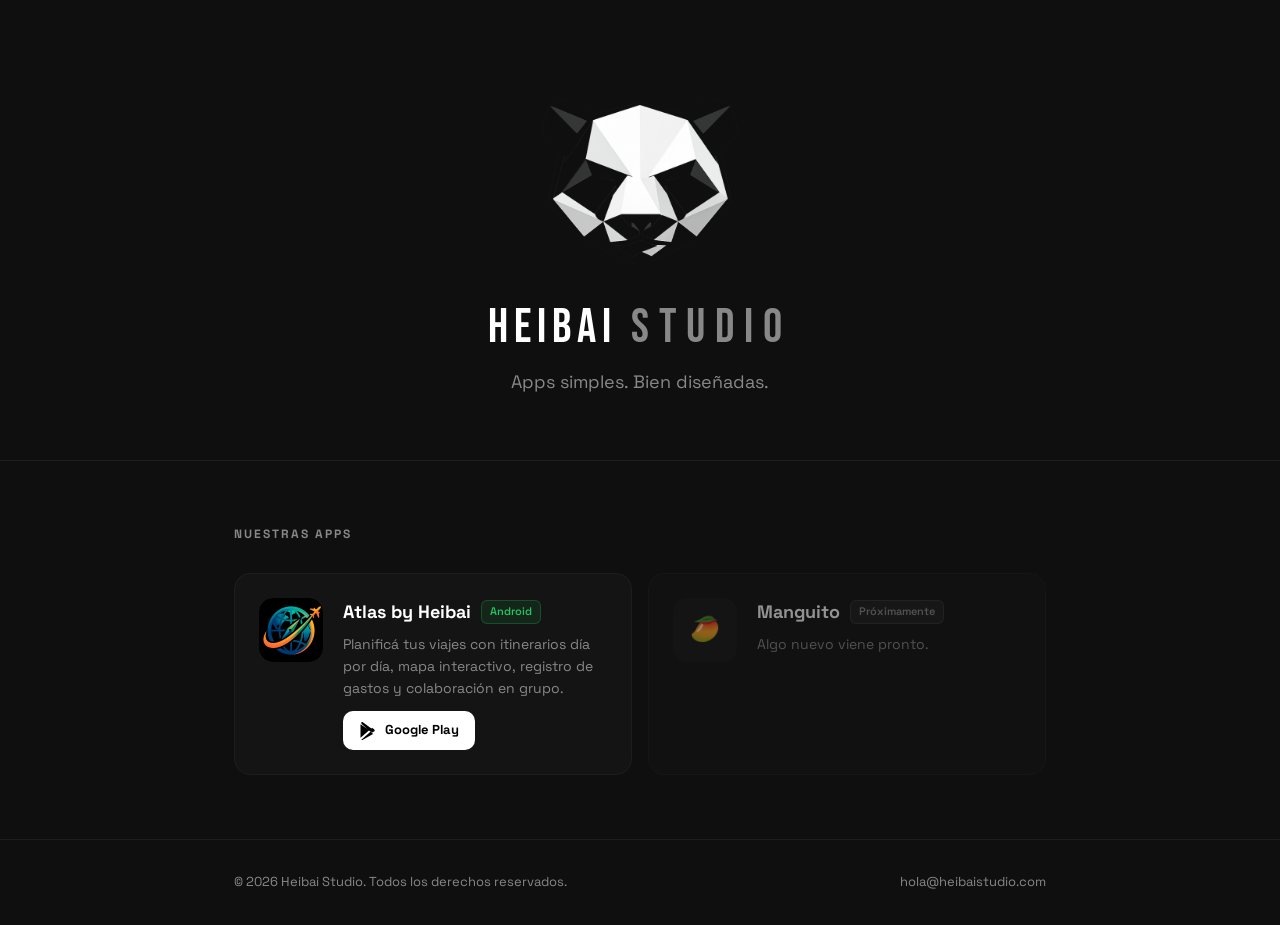
<file: index.html>
<!DOCTYPE html>
<html lang="es">
<head>
  <meta charset="UTF-8" />
  <meta name="viewport" content="width=device-width, initial-scale=1.0" />
  <title>Heibai Studio — Apps that travel with you</title>
  <meta name="description" content="Heibai Studio crea apps móviles simples y bien diseñadas. Conocé Atlas, el planificador de viajes para Android." />
  <meta property="og:title" content="Heibai Studio" />
  <meta property="og:description" content="Apps simples y bien diseñadas." />
  <meta property="og:type" content="website" />
  <meta property="og:url" content="https://heibaistudio.com" />
  <link rel="icon" type="image/png" href="logo.png" />
  <link rel="stylesheet" href="style.css" />
</head>
<body>

  <!-- HEADER -->
  <header class="header">
    <div class="container">
      <img src="logo.png" alt="Heibai Studio" class="logo-mark" />
      <div class="wordmark">
        <span class="wordmark-heibai">HEIBAI</span> <span class="wordmark-studio">STUDIO</span>
      </div>
      <p class="tagline">Apps simples. Bien diseñadas.</p>
    </div>
  </header>

  <!-- APPS -->
  <main class="main">
    <div class="container">

      <h2 class="section-label">Nuestras apps</h2>

      <div class="apps-grid">

        <!-- Atlas -->
        <div class="app-card">
          <div class="app-icon app-icon--img">
            <img src="atlas-icon.png" alt="Atlas icon" />
          </div>
          <div class="app-info">
            <div class="app-header">
              <h3 class="app-name">Atlas by Heibai</h3>
              <span class="app-badge">Android</span>
            </div>
            <p class="app-desc">Planificá tus viajes con itinerarios día por día, mapa interactivo, registro de gastos y colaboración en grupo.</p>
            <a
              class="play-btn"
              href="https://play.google.com/store/apps/details?id=com.heibaistudio.atlas"
              target="_blank"
              rel="noopener noreferrer"
            >
              <svg width="18" height="18" viewBox="0 0 24 24" fill="currentColor">
                <path d="M3.18 23.76c.3.17.64.24.98.24.35 0 .7-.1 1.01-.28l13.54-7.84-3.09-3.09-12.44 10.97zm-1.1-20.9C2.03 3.2 2 3.55 2 3.9v16.2c0 .35.03.7.08 1.03l11.5-10.04L2.08 2.86zM20.43 9.6L17.7 8.06l-3.37 2.94 3.37 2.94 2.76-1.6c.79-.46.79-1.22-.03-1.74zm-17.25-7.3l12.44 10.97 3.09-3.09L5.17.34C4.86.16 4.51.06 4.16.06c-.34 0-.68.07-.98.24z"/>
              </svg>
              Google Play
            </a>
          </div>
        </div>

        <!-- Manguito — coming soon -->
        <div class="app-card app-card--soon">
          <div class="app-icon app-icon--dark">
            <span style="font-size:24px">🥭</span>
          </div>
          <div class="app-info">
            <div class="app-header">
              <h3 class="app-name">Manguito</h3>
              <span class="app-badge app-badge--soon">Próximamente</span>
            </div>
            <p class="app-desc">Algo nuevo viene pronto.</p>
          </div>
        </div>

      </div>
    </div>
  </main>

  <!-- FOOTER -->
  <footer class="footer">
    <div class="container footer-inner">
      <p class="footer-copy">&copy; 2026 Heibai Studio. Todos los derechos reservados.</p>
      <a class="footer-email" href="mailto:hola@heibaistudio.com">hola@heibaistudio.com</a>
    </div>
  </footer>

</body>
</html>
</file>
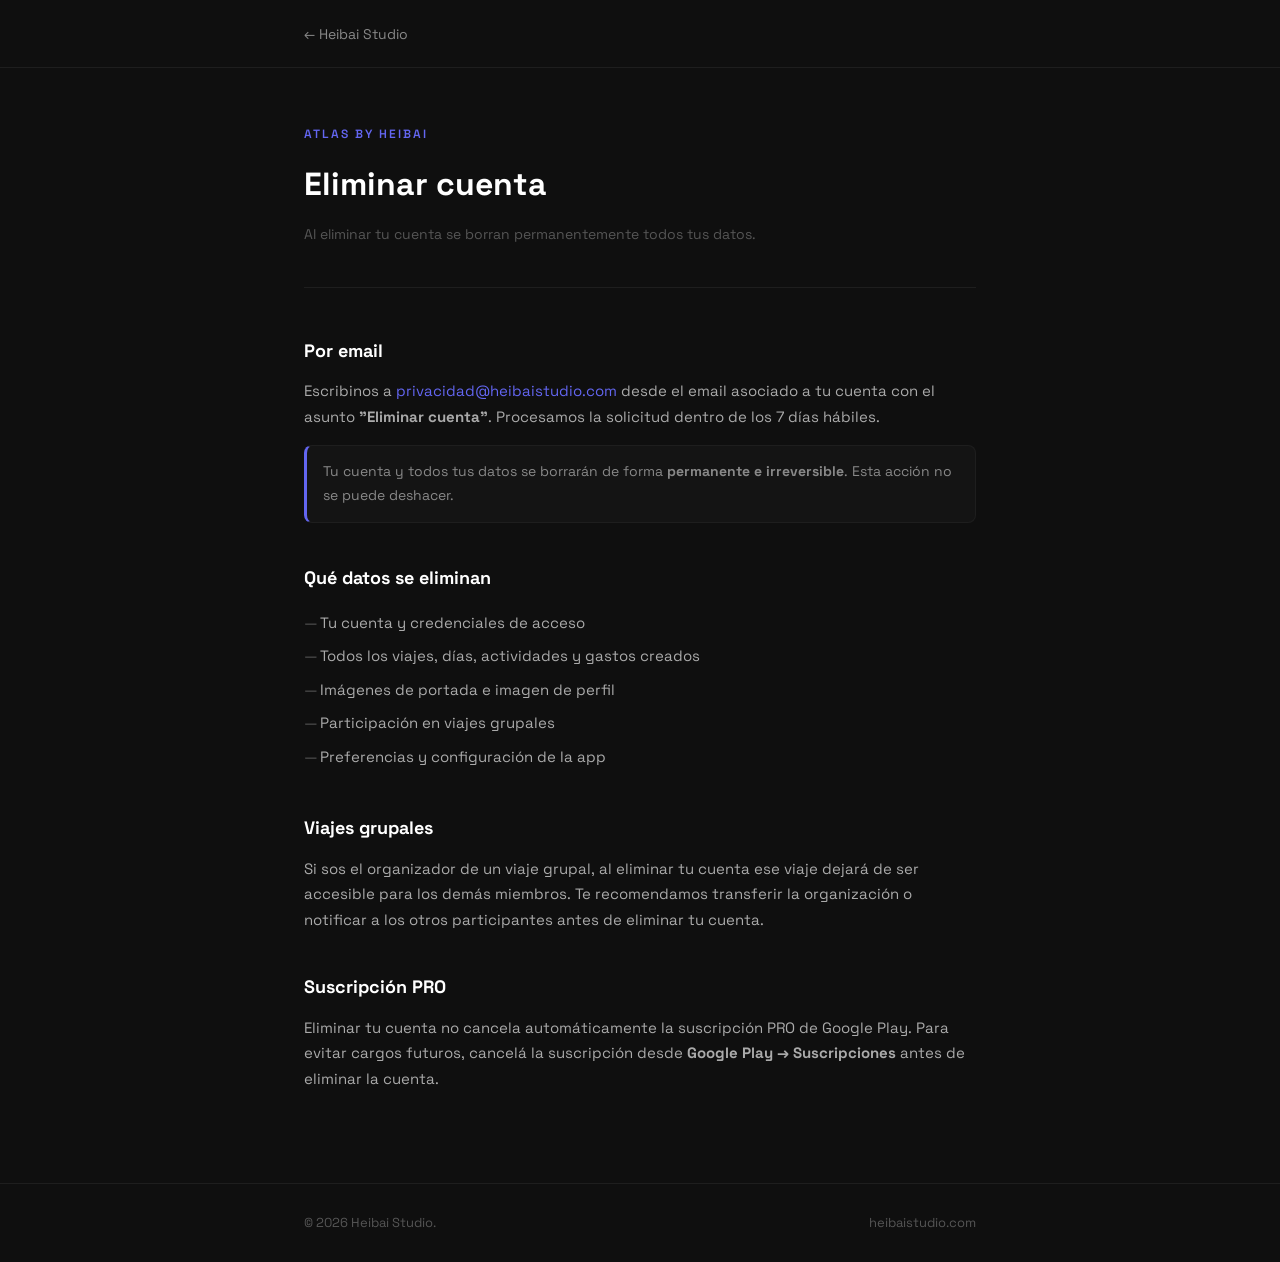
<file: atlas/eliminar-cuenta/index.html>
<!DOCTYPE html>
<html lang="es">
<head>
  <meta charset="UTF-8" />
  <meta name="viewport" content="width=device-width, initial-scale=1.0" />
  <title>Eliminar cuenta — Atlas by Heibai</title>
  <meta name="robots" content="noindex" />
  <link rel="icon" type="image/png" href="../../logo.png" />
  <link rel="stylesheet" href="../../legal.css" />
</head>
<body>

  <nav class="nav">
    <div class="container">
      <a href="../../">← Heibai Studio</a>
    </div>
  </nav>

  <div class="container">

    <header class="page-header">
      <p class="app-label">Atlas by Heibai</p>
      <h1 class="page-title">Eliminar cuenta</h1>
      <p class="page-meta">Al eliminar tu cuenta se borran permanentemente todos tus datos.</p>
    </header>

    <main class="content">

      <h2>Por email</h2>
      <p>Escribinos a <a href="mailto:privacidad@heibaistudio.com">privacidad@heibaistudio.com</a> desde el email asociado a tu cuenta con el asunto <strong>"Eliminar cuenta"</strong>. Procesamos la solicitud dentro de los 7 días hábiles.</p>

      <div class="note">
        Tu cuenta y todos tus datos se borrarán de forma <strong>permanente e irreversible</strong>. Esta acción no se puede deshacer.
      </div>

      <h2>Qué datos se eliminan</h2>
      <ul>
        <li>Tu cuenta y credenciales de acceso</li>
        <li>Todos los viajes, días, actividades y gastos creados</li>
        <li>Imágenes de portada e imagen de perfil</li>
        <li>Participación en viajes grupales</li>
        <li>Preferencias y configuración de la app</li>
      </ul>

      <h2>Viajes grupales</h2>
      <p>Si sos el organizador de un viaje grupal, al eliminar tu cuenta ese viaje dejará de ser accesible para los demás miembros. Te recomendamos transferir la organización o notificar a los otros participantes antes de eliminar tu cuenta.</p>

      <h2>Suscripción PRO</h2>
      <p>Eliminar tu cuenta no cancela automáticamente la suscripción PRO de Google Play. Para evitar cargos futuros, cancelá la suscripción desde <strong>Google Play → Suscripciones</strong> antes de eliminar la cuenta.</p>

    </main>
  </div>

  <footer class="footer">
    <div class="container">
      <p class="footer-copy">&copy; 2026 Heibai Studio.</p>
      <a href="../../">heibaistudio.com</a>
    </div>
  </footer>

</body>
</html>
</file>
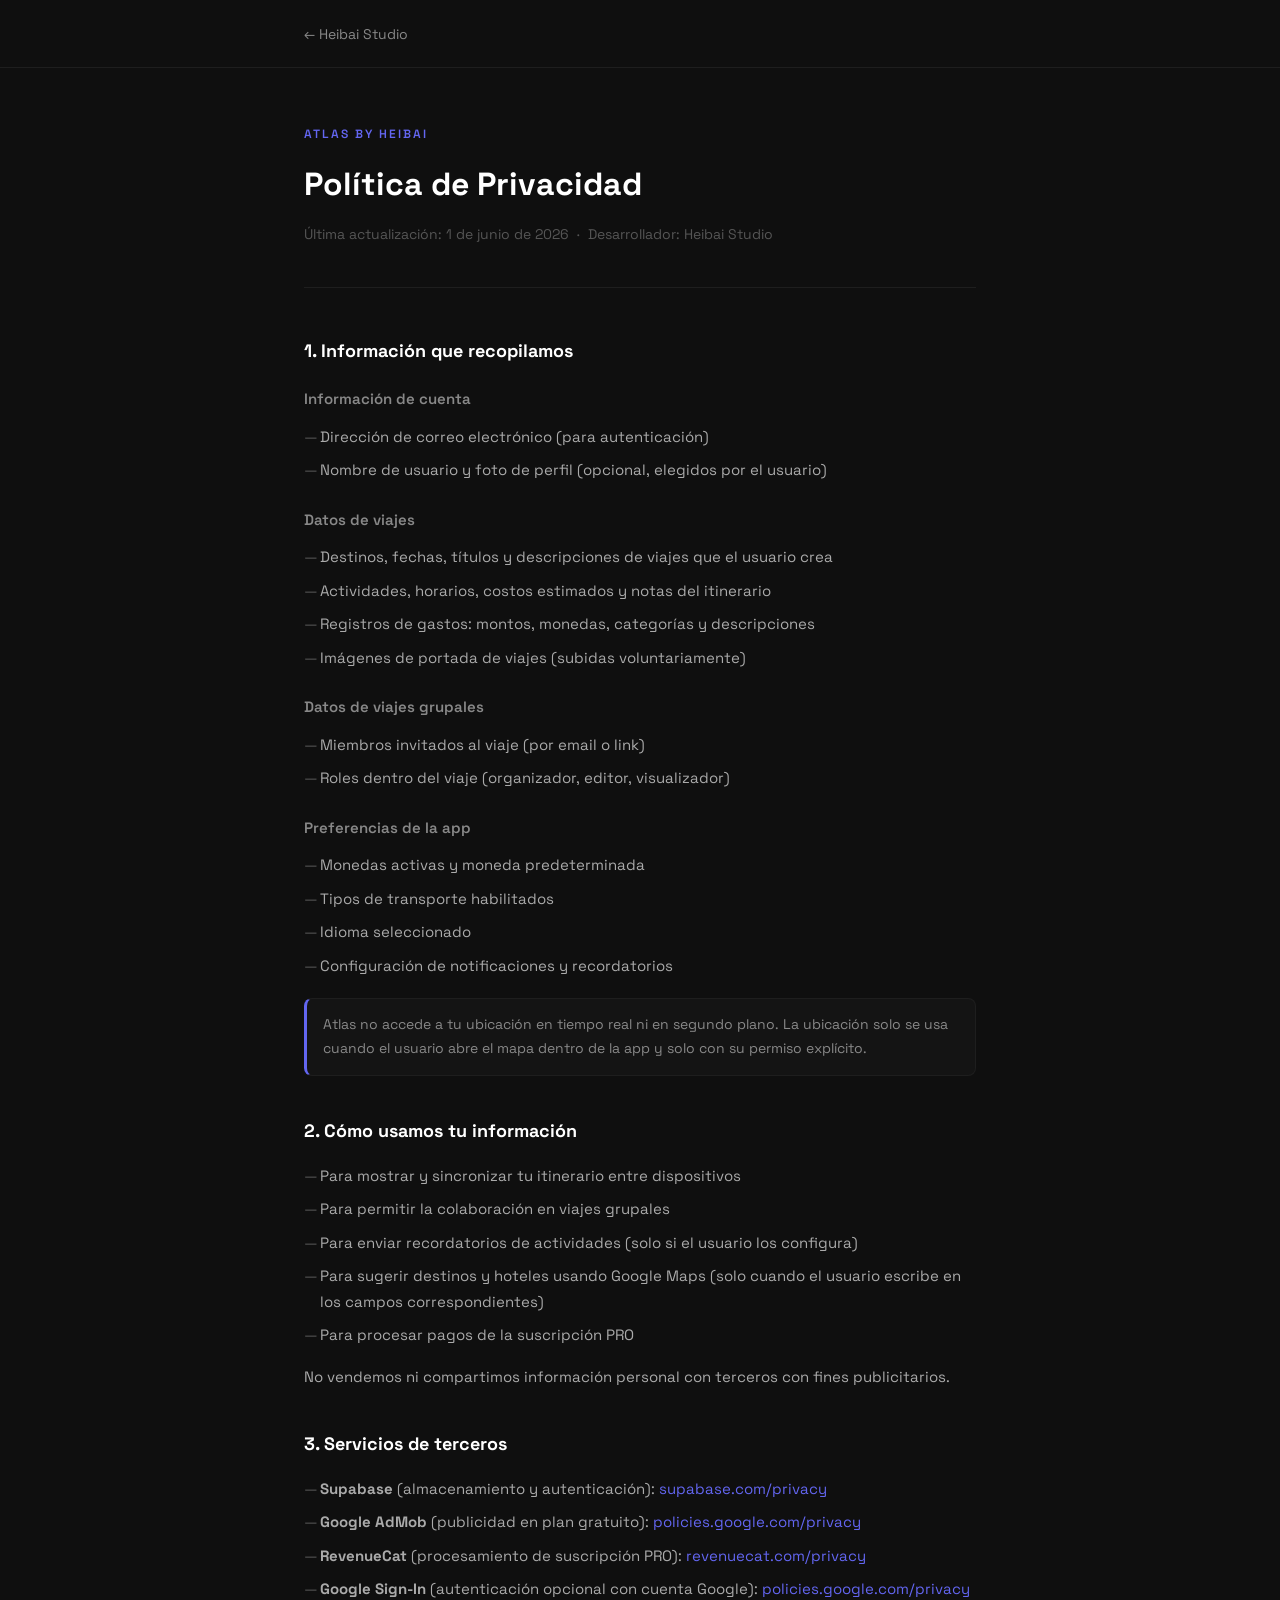
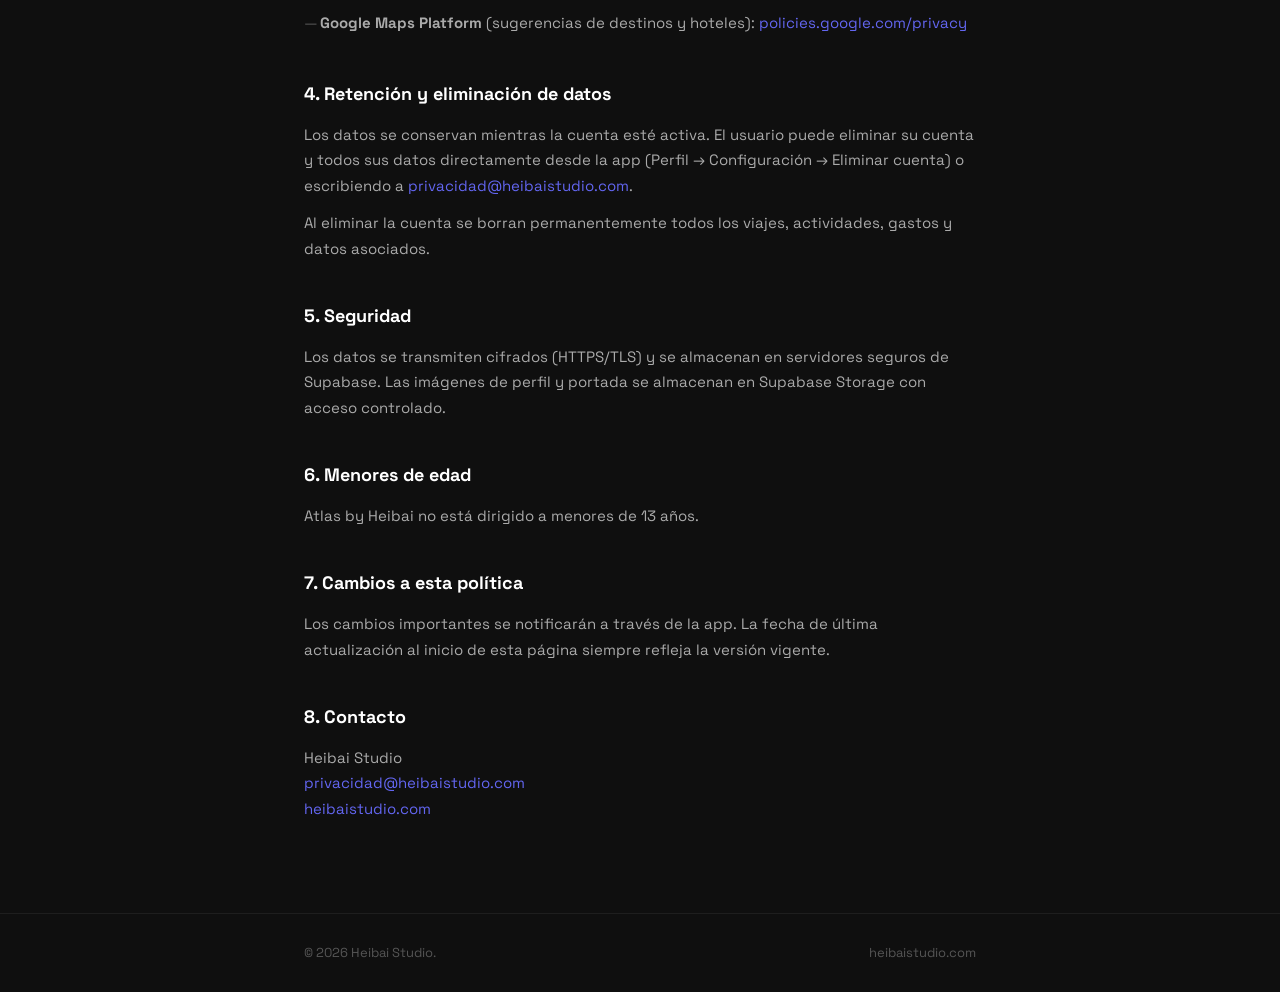
<file: atlas/privacidad/index.html>
<!DOCTYPE html>
<html lang="es">
<head>
  <meta charset="UTF-8" />
  <meta name="viewport" content="width=device-width, initial-scale=1.0" />
  <title>Política de Privacidad — Atlas by Heibai</title>
  <meta name="robots" content="noindex" />
  <link rel="icon" type="image/png" href="../../logo.png" />
  <link rel="stylesheet" href="../../legal.css" />
</head>
<body>

  <nav class="nav">
    <div class="container">
      <a href="../../">← Heibai Studio</a>
    </div>
  </nav>

  <div class="container">

    <header class="page-header">
      <p class="app-label">Atlas by Heibai</p>
      <h1 class="page-title">Política de Privacidad</h1>
      <p class="page-meta">Última actualización: 1 de junio de 2026 &nbsp;·&nbsp; Desarrollador: Heibai Studio</p>
    </header>

    <main class="content">

      <h2>1. Información que recopilamos</h2>

      <h3>Información de cuenta</h3>
      <ul>
        <li>Dirección de correo electrónico (para autenticación)</li>
        <li>Nombre de usuario y foto de perfil (opcional, elegidos por el usuario)</li>
      </ul>

      <h3>Datos de viajes</h3>
      <ul>
        <li>Destinos, fechas, títulos y descripciones de viajes que el usuario crea</li>
        <li>Actividades, horarios, costos estimados y notas del itinerario</li>
        <li>Registros de gastos: montos, monedas, categorías y descripciones</li>
        <li>Imágenes de portada de viajes (subidas voluntariamente)</li>
      </ul>

      <h3>Datos de viajes grupales</h3>
      <ul>
        <li>Miembros invitados al viaje (por email o link)</li>
        <li>Roles dentro del viaje (organizador, editor, visualizador)</li>
      </ul>

      <h3>Preferencias de la app</h3>
      <ul>
        <li>Monedas activas y moneda predeterminada</li>
        <li>Tipos de transporte habilitados</li>
        <li>Idioma seleccionado</li>
        <li>Configuración de notificaciones y recordatorios</li>
      </ul>

      <div class="note">Atlas no accede a tu ubicación en tiempo real ni en segundo plano. La ubicación solo se usa cuando el usuario abre el mapa dentro de la app y solo con su permiso explícito.</div>

      <h2>2. Cómo usamos tu información</h2>
      <ul>
        <li>Para mostrar y sincronizar tu itinerario entre dispositivos</li>
        <li>Para permitir la colaboración en viajes grupales</li>
        <li>Para enviar recordatorios de actividades (solo si el usuario los configura)</li>
        <li>Para sugerir destinos y hoteles usando Google Maps (solo cuando el usuario escribe en los campos correspondientes)</li>
        <li>Para procesar pagos de la suscripción PRO</li>
      </ul>
      <p>No vendemos ni compartimos información personal con terceros con fines publicitarios.</p>

      <h2>3. Servicios de terceros</h2>
      <ul>
        <li><strong>Supabase</strong> (almacenamiento y autenticación): <a href="https://supabase.com/privacy" target="_blank" rel="noopener">supabase.com/privacy</a></li>
        <li><strong>Google AdMob</strong> (publicidad en plan gratuito): <a href="https://policies.google.com/privacy" target="_blank" rel="noopener">policies.google.com/privacy</a></li>
        <li><strong>RevenueCat</strong> (procesamiento de suscripción PRO): <a href="https://www.revenuecat.com/privacy" target="_blank" rel="noopener">revenuecat.com/privacy</a></li>
        <li><strong>Google Sign-In</strong> (autenticación opcional con cuenta Google): <a href="https://policies.google.com/privacy" target="_blank" rel="noopener">policies.google.com/privacy</a></li>
        <li><strong>Google Maps Platform</strong> (sugerencias de destinos y hoteles): <a href="https://policies.google.com/privacy" target="_blank" rel="noopener">policies.google.com/privacy</a></li>
      </ul>

      <h2>4. Retención y eliminación de datos</h2>
      <p>Los datos se conservan mientras la cuenta esté activa. El usuario puede eliminar su cuenta y todos sus datos directamente desde la app (Perfil → Configuración → Eliminar cuenta) o escribiendo a <a href="mailto:privacidad@heibaistudio.com">privacidad@heibaistudio.com</a>.</p>
      <p>Al eliminar la cuenta se borran permanentemente todos los viajes, actividades, gastos y datos asociados.</p>

      <h2>5. Seguridad</h2>
      <p>Los datos se transmiten cifrados (HTTPS/TLS) y se almacenan en servidores seguros de Supabase. Las imágenes de perfil y portada se almacenan en Supabase Storage con acceso controlado.</p>

      <h2>6. Menores de edad</h2>
      <p>Atlas by Heibai no está dirigido a menores de 13 años.</p>

      <h2>7. Cambios a esta política</h2>
      <p>Los cambios importantes se notificarán a través de la app. La fecha de última actualización al inicio de esta página siempre refleja la versión vigente.</p>

      <h2>8. Contacto</h2>
      <p>
        Heibai Studio<br />
        <a href="mailto:privacidad@heibaistudio.com">privacidad@heibaistudio.com</a><br />
        <a href="https://heibaistudio.com">heibaistudio.com</a>
      </p>

    </main>
  </div>

  <footer class="footer">
    <div class="container">
      <p class="footer-copy">&copy; 2026 Heibai Studio.</p>
      <a href="../../">heibaistudio.com</a>
    </div>
  </footer>

</body>
</html>
</file>
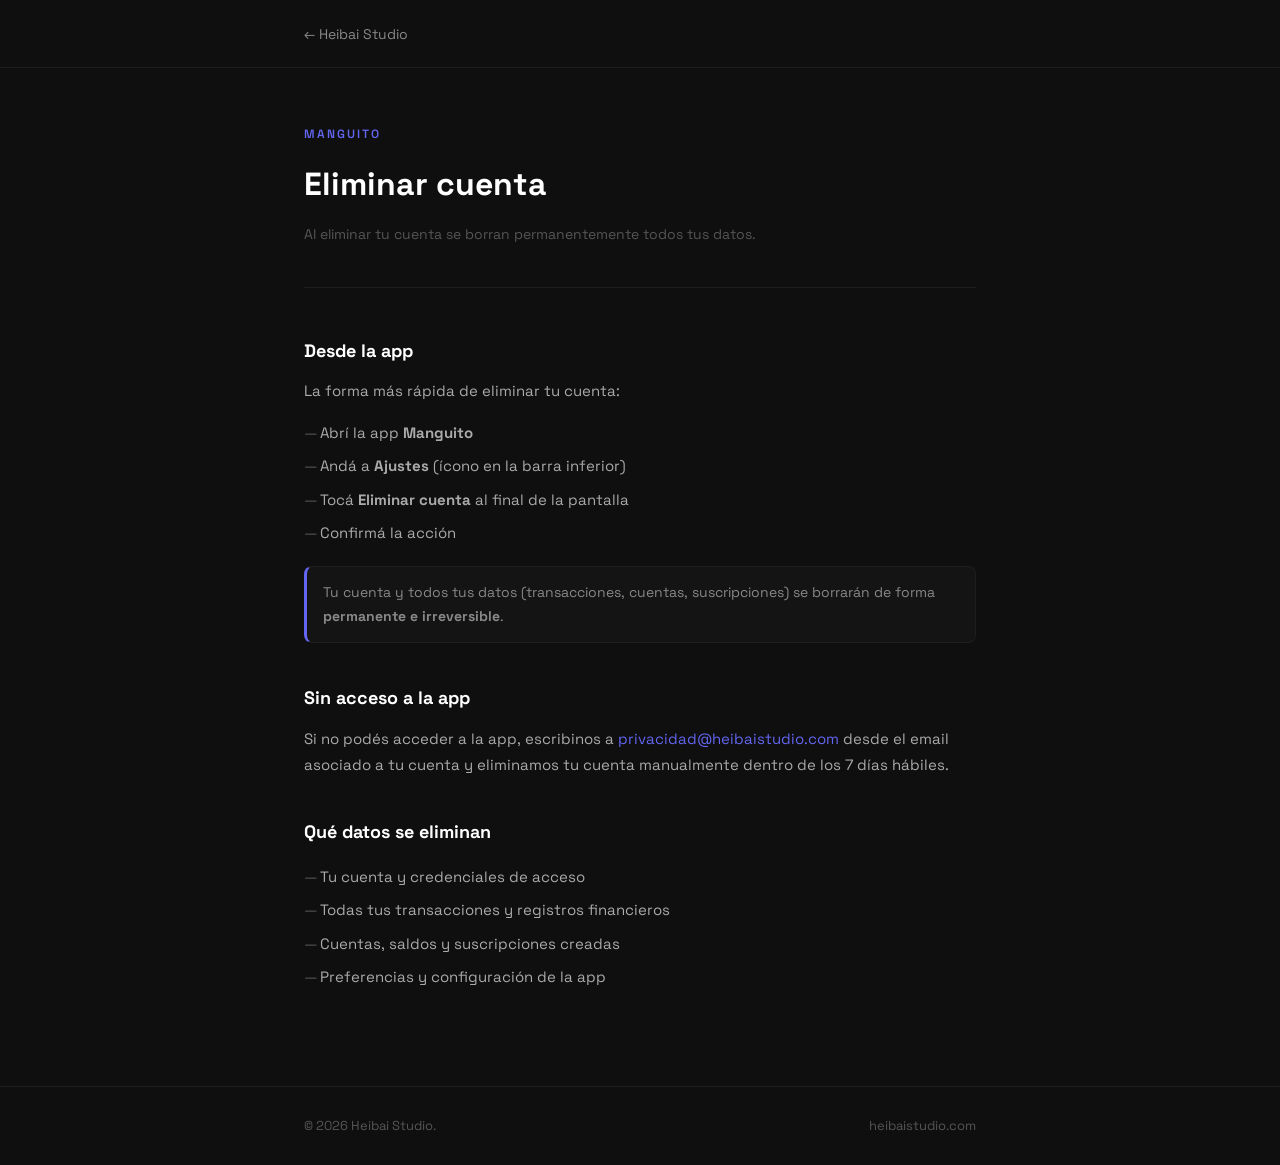
<file: manguito/eliminar-cuenta/index.html>
<!DOCTYPE html>
<html lang="es">
<head>
  <meta charset="UTF-8" />
  <meta name="viewport" content="width=device-width, initial-scale=1.0" />
  <title>Eliminar cuenta — Manguito</title>
  <meta name="robots" content="noindex" />
  <link rel="icon" type="image/png" href="../../logo.png" />
  <link rel="stylesheet" href="../../legal.css" />
</head>
<body>

  <nav class="nav">
    <div class="container">
      <a href="../../">← Heibai Studio</a>
    </div>
  </nav>

  <div class="container">

    <header class="page-header">
      <p class="app-label">Manguito</p>
      <h1 class="page-title">Eliminar cuenta</h1>
      <p class="page-meta">Al eliminar tu cuenta se borran permanentemente todos tus datos.</p>
    </header>

    <main class="content">

      <h2>Desde la app</h2>
      <p>La forma más rápida de eliminar tu cuenta:</p>
      <ul>
        <li>Abrí la app <strong>Manguito</strong></li>
        <li>Andá a <strong>Ajustes</strong> (ícono en la barra inferior)</li>
        <li>Tocá <strong>Eliminar cuenta</strong> al final de la pantalla</li>
        <li>Confirmá la acción</li>
      </ul>

      <div class="note">
        Tu cuenta y todos tus datos (transacciones, cuentas, suscripciones) se borrarán de forma <strong>permanente e irreversible</strong>.
      </div>

      <h2>Sin acceso a la app</h2>
      <p>Si no podés acceder a la app, escribinos a <a href="mailto:privacidad@heibaistudio.com">privacidad@heibaistudio.com</a> desde el email asociado a tu cuenta y eliminamos tu cuenta manualmente dentro de los 7 días hábiles.</p>

      <h2>Qué datos se eliminan</h2>
      <ul>
        <li>Tu cuenta y credenciales de acceso</li>
        <li>Todas tus transacciones y registros financieros</li>
        <li>Cuentas, saldos y suscripciones creadas</li>
        <li>Preferencias y configuración de la app</li>
      </ul>

    </main>
  </div>

  <footer class="footer">
    <div class="container">
      <p class="footer-copy">&copy; 2026 Heibai Studio.</p>
      <a href="../../">heibaistudio.com</a>
    </div>
  </footer>

</body>
</html>
</file>
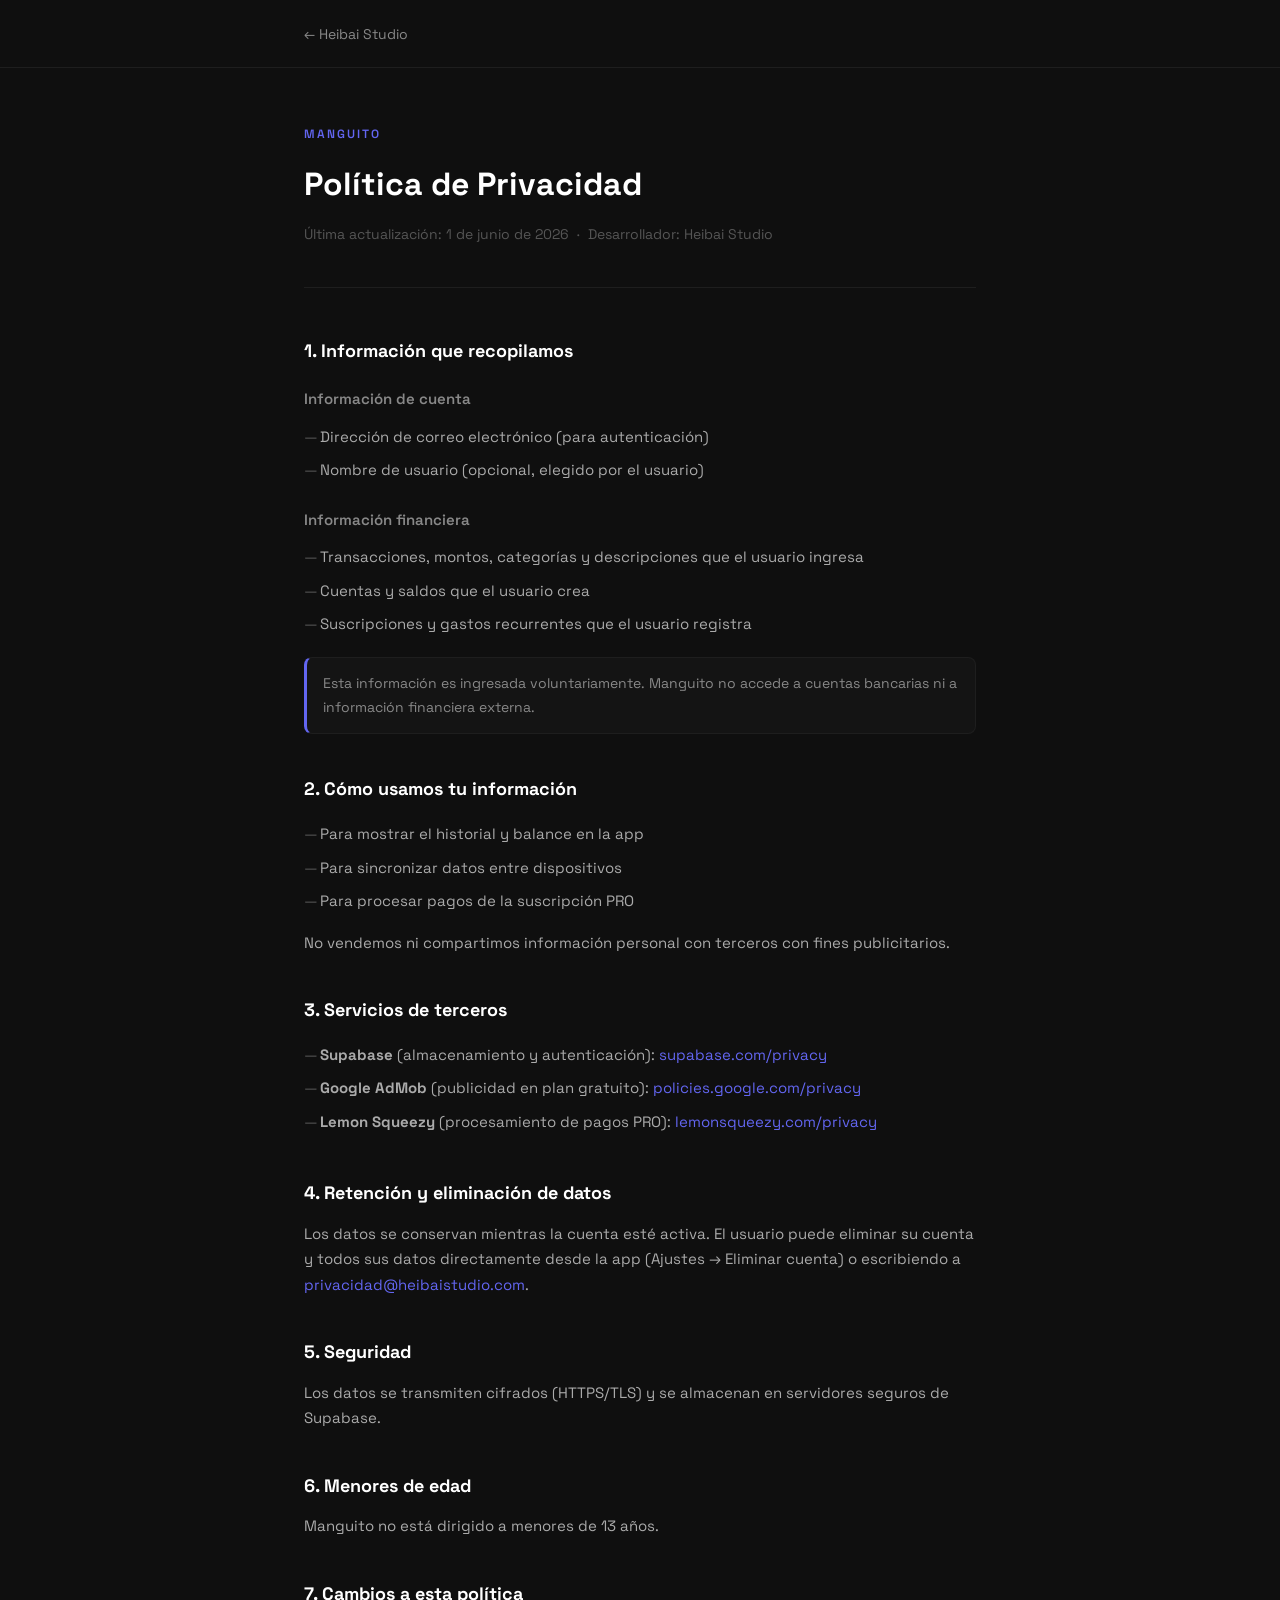
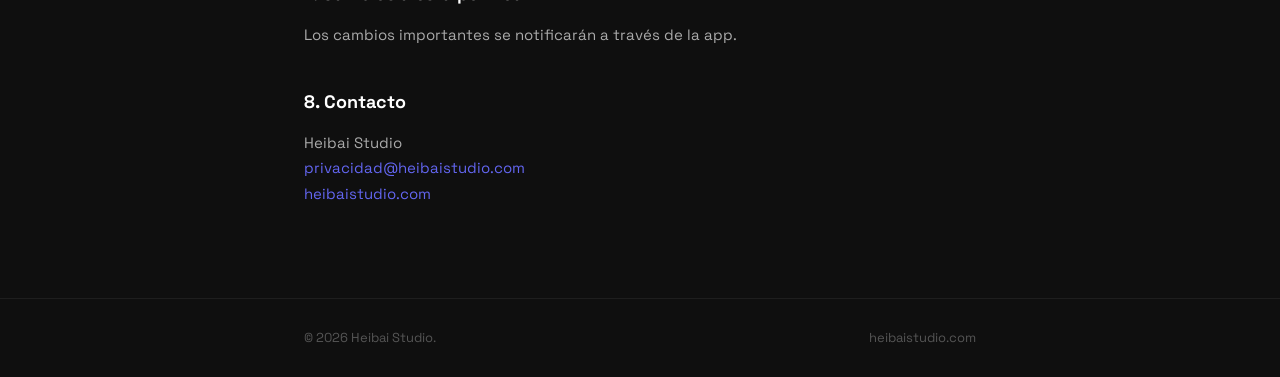
<file: manguito/privacidad/index.html>
<!DOCTYPE html>
<html lang="es">
<head>
  <meta charset="UTF-8" />
  <meta name="viewport" content="width=device-width, initial-scale=1.0" />
  <title>Política de Privacidad — Manguito</title>
  <meta name="robots" content="noindex" />
  <link rel="icon" type="image/png" href="../../logo.png" />
  <link rel="stylesheet" href="../../legal.css" />
</head>
<body>

  <nav class="nav">
    <div class="container">
      <a href="../../">← Heibai Studio</a>
    </div>
  </nav>

  <div class="container">

    <header class="page-header">
      <p class="app-label">Manguito</p>
      <h1 class="page-title">Política de Privacidad</h1>
      <p class="page-meta">Última actualización: 1 de junio de 2026 &nbsp;·&nbsp; Desarrollador: Heibai Studio</p>
    </header>

    <main class="content">

      <h2>1. Información que recopilamos</h2>

      <h3>Información de cuenta</h3>
      <ul>
        <li>Dirección de correo electrónico (para autenticación)</li>
        <li>Nombre de usuario (opcional, elegido por el usuario)</li>
      </ul>

      <h3>Información financiera</h3>
      <ul>
        <li>Transacciones, montos, categorías y descripciones que el usuario ingresa</li>
        <li>Cuentas y saldos que el usuario crea</li>
        <li>Suscripciones y gastos recurrentes que el usuario registra</li>
      </ul>
      <div class="note">Esta información es ingresada voluntariamente. Manguito no accede a cuentas bancarias ni a información financiera externa.</div>

      <h2>2. Cómo usamos tu información</h2>
      <ul>
        <li>Para mostrar el historial y balance en la app</li>
        <li>Para sincronizar datos entre dispositivos</li>
        <li>Para procesar pagos de la suscripción PRO</li>
      </ul>
      <p>No vendemos ni compartimos información personal con terceros con fines publicitarios.</p>

      <h2>3. Servicios de terceros</h2>
      <ul>
        <li><strong>Supabase</strong> (almacenamiento y autenticación): <a href="https://supabase.com/privacy" target="_blank" rel="noopener">supabase.com/privacy</a></li>
        <li><strong>Google AdMob</strong> (publicidad en plan gratuito): <a href="https://policies.google.com/privacy" target="_blank" rel="noopener">policies.google.com/privacy</a></li>
        <li><strong>Lemon Squeezy</strong> (procesamiento de pagos PRO): <a href="https://www.lemonsqueezy.com/privacy" target="_blank" rel="noopener">lemonsqueezy.com/privacy</a></li>
      </ul>

      <h2>4. Retención y eliminación de datos</h2>
      <p>Los datos se conservan mientras la cuenta esté activa. El usuario puede eliminar su cuenta y todos sus datos directamente desde la app (Ajustes → Eliminar cuenta) o escribiendo a <a href="mailto:privacidad@heibaistudio.com">privacidad@heibaistudio.com</a>.</p>

      <h2>5. Seguridad</h2>
      <p>Los datos se transmiten cifrados (HTTPS/TLS) y se almacenan en servidores seguros de Supabase.</p>

      <h2>6. Menores de edad</h2>
      <p>Manguito no está dirigido a menores de 13 años.</p>

      <h2>7. Cambios a esta política</h2>
      <p>Los cambios importantes se notificarán a través de la app.</p>

      <h2>8. Contacto</h2>
      <p>
        Heibai Studio<br />
        <a href="mailto:privacidad@heibaistudio.com">privacidad@heibaistudio.com</a><br />
        <a href="https://heibaistudio.com">heibaistudio.com</a>
      </p>

    </main>
  </div>

  <footer class="footer">
    <div class="container">
      <p class="footer-copy">&copy; 2026 Heibai Studio.</p>
      <a href="../../">heibaistudio.com</a>
    </div>
  </footer>

</body>
</html>
</file>
<file: style.css>
/* ── Fonts ──────────────────────────────────────────────────── */
@import url('https://fonts.googleapis.com/css2?family=Bebas+Neue&family=Space+Grotesk:wght@300;400;500;600;700&display=swap');

/* ── Reset ──────────────────────────────────────────────────── */
*, *::before, *::after { box-sizing: border-box; margin: 0; padding: 0; }

/* ── Base ───────────────────────────────────────────────────── */
:root {
  --bg:       #0f0f0f;
  --bg-card:  #141414;
  --bg-card2: #1a1a1a;
  --border:   #1e1e1e;
  --border2:  #2a2a2a;
  --text:     #ffffff;
  --muted:    #888888;
  --accent:   #6366f1;
  --accent-2: #a5b4fc;
  --green:    #22c55e;
  --radius:   16px;
}

html { scroll-behavior: smooth; }

body {
  background-color: var(--bg);
  color: var(--text);
  font-family: 'Space Grotesk', -apple-system, BlinkMacSystemFont, sans-serif;
  font-size: 16px;
  line-height: 1.6;
  min-height: 100vh;
  display: flex;
  flex-direction: column;
}

.container {
  width: 100%;
  max-width: 860px;
  margin: 0 auto;
  padding: 0 24px;
}

/* ── Header ─────────────────────────────────────────────────── */
.header {
  padding: 80px 0 64px;
  text-align: center;
  border-bottom: 1px solid var(--border);
}

.logo-mark {
  width: 200px;
  height: 200px;
  margin-bottom: 16px;
  mix-blend-mode: screen;
}

.wordmark {
  font-family: 'Bebas Neue', sans-serif;
  font-size: 48px;
  font-weight: 400;
  letter-spacing: 6px;
  line-height: 1;
  margin-bottom: 16px;
}

.wordmark-heibai {
  color: var(--text);
}

.wordmark-studio {
  color: var(--muted);
  letter-spacing: 10px;
}

.tagline {
  font-size: 18px;
  color: var(--muted);
  font-weight: 400;
}

/* ── Main ───────────────────────────────────────────────────── */
.main {
  flex: 1;
  padding: 64px 0;
}

.section-label {
  font-size: 12px;
  font-weight: 700;
  text-transform: uppercase;
  letter-spacing: 2px;
  color: var(--muted);
  margin-bottom: 28px;
}

/* ── Apps grid ──────────────────────────────────────────────── */
.apps-grid {
  display: grid;
  grid-template-columns: repeat(auto-fill, minmax(360px, 1fr));
  gap: 16px;
}

@media (max-width: 520px) {
  .apps-grid {
    grid-template-columns: 1fr;
  }
}

/* ── App card ───────────────────────────────────────────────── */
.app-card {
  background: var(--bg-card);
  border: 1px solid var(--border);
  border-radius: var(--radius);
  padding: 24px;
  display: flex;
  gap: 20px;
  align-items: flex-start;
  transition: border-color 0.2s;
}

.app-card:hover {
  border-color: var(--border2);
}

.app-card--soon {
  opacity: 0.55;
}

/* ── App icon ───────────────────────────────────────────────── */
.app-icon {
  width: 64px;
  height: 64px;
  border-radius: 14px;
  overflow: hidden;
  flex-shrink: 0;
  display: flex;
  align-items: center;
  justify-content: center;
  background: #1a1a1a;
}

.app-icon svg {
  width: 40px;
  height: 40px;
}

.app-icon--img {
  padding: 0;
  overflow: hidden;
}

.app-icon--img img {
  width: 64px;
  height: 64px;
  object-fit: cover;
  border-radius: 14px;
}

/* ── App info ───────────────────────────────────────────────── */
.app-info {
  flex: 1;
  display: flex;
  flex-direction: column;
  gap: 8px;
}

.app-header {
  display: flex;
  align-items: center;
  gap: 10px;
  flex-wrap: wrap;
}

.app-name {
  font-size: 18px;
  font-weight: 700;
  color: var(--text);
}

.app-badge {
  font-size: 11px;
  font-weight: 600;
  color: var(--green);
  background: rgba(34, 197, 94, 0.1);
  border: 1px solid rgba(34, 197, 94, 0.25);
  border-radius: 6px;
  padding: 2px 8px;
}

.app-badge--soon {
  color: var(--muted);
  background: rgba(136, 136, 136, 0.1);
  border-color: rgba(136, 136, 136, 0.2);
}

.app-desc {
  font-size: 14px;
  color: var(--muted);
  line-height: 1.55;
}

/* ── Play Store button ──────────────────────────────────────── */
.play-btn {
  display: inline-flex;
  align-items: center;
  gap: 8px;
  background: var(--text);
  color: #000;
  font-size: 13px;
  font-weight: 700;
  text-decoration: none;
  border-radius: 10px;
  padding: 9px 16px;
  margin-top: 4px;
  align-self: flex-start;
  transition: opacity 0.15s;
}

.play-btn:hover {
  opacity: 0.88;
}

/* ── Footer ─────────────────────────────────────────────────── */
.footer {
  border-top: 1px solid var(--border);
  padding: 32px 0;
}

.footer .container {
  display: flex;
  align-items: center;
  justify-content: space-between;
  flex-wrap: wrap;
  gap: 12px;
}

.footer-copy {
  font-size: 13px;
  color: var(--muted);
}

.footer-email {
  font-size: 13px;
  color: var(--muted);
  text-decoration: none;
  transition: color 0.15s;
}

.footer-email:hover {
  color: var(--text);
}
</file>
<file: legal.css>
@import url('https://fonts.googleapis.com/css2?family=Space+Grotesk:wght@300;400;500;600;700&display=swap');

*, *::before, *::after { box-sizing: border-box; margin: 0; padding: 0; }

:root {
  --bg:     #0f0f0f;
  --border: #1e1e1e;
  --text:   #ffffff;
  --muted:  #888888;
  --dim:    #555555;
  --accent: #6366f1;
}

body {
  background-color: var(--bg);
  color: var(--text);
  font-family: 'Space Grotesk', -apple-system, BlinkMacSystemFont, sans-serif;
  font-size: 16px;
  line-height: 1.7;
  min-height: 100vh;
}

.container {
  max-width: 720px;
  margin: 0 auto;
  padding: 0 24px;
}

/* Nav */
.nav {
  padding: 20px 0;
  border-bottom: 1px solid var(--border);
}
.nav a {
  color: var(--muted);
  text-decoration: none;
  font-size: 14px;
  display: inline-flex;
  align-items: center;
  gap: 6px;
  transition: color 0.15s;
}
.nav a:hover { color: var(--text); }

/* Header */
.page-header {
  padding: 56px 0 40px;
  border-bottom: 1px solid var(--border);
  margin-bottom: 48px;
}
.app-label {
  font-size: 12px;
  font-weight: 600;
  text-transform: uppercase;
  letter-spacing: 2px;
  color: var(--accent);
  margin-bottom: 12px;
}
.page-title {
  font-size: 32px;
  font-weight: 700;
  color: var(--text);
  margin-bottom: 12px;
}
.page-meta {
  font-size: 14px;
  color: var(--dim);
}

/* Content */
.content {
  padding-bottom: 80px;
}
.content h2 {
  font-size: 18px;
  font-weight: 700;
  color: var(--text);
  margin-top: 40px;
  margin-bottom: 12px;
}
.content h3 {
  font-size: 15px;
  font-weight: 600;
  color: var(--muted);
  margin-top: 20px;
  margin-bottom: 8px;
}
.content p {
  font-size: 15px;
  color: #aaaaaa;
  margin-bottom: 12px;
}
.content ul {
  list-style: none;
  padding: 0;
  margin-bottom: 12px;
}
.content ul li {
  font-size: 15px;
  color: #aaaaaa;
  padding: 4px 0 4px 16px;
  position: relative;
}
.content ul li::before {
  content: '—';
  position: absolute;
  left: 0;
  color: var(--dim);
}
.content a {
  color: var(--accent);
  text-decoration: none;
}
.content a:hover { text-decoration: underline; }

.note {
  background: #141414;
  border: 1px solid var(--border);
  border-left: 3px solid var(--accent);
  border-radius: 8px;
  padding: 14px 16px;
  font-size: 14px;
  color: var(--muted);
  margin: 16px 0;
}

/* Footer */
.footer {
  border-top: 1px solid var(--border);
  padding: 28px 0;
  margin-top: 0;
}
.footer .container {
  display: flex;
  justify-content: space-between;
  align-items: center;
  flex-wrap: wrap;
  gap: 12px;
}
.footer-copy { font-size: 13px; color: var(--dim); }
.footer a { font-size: 13px; color: var(--dim); text-decoration: none; }
.footer a:hover { color: var(--text); }
</file>
